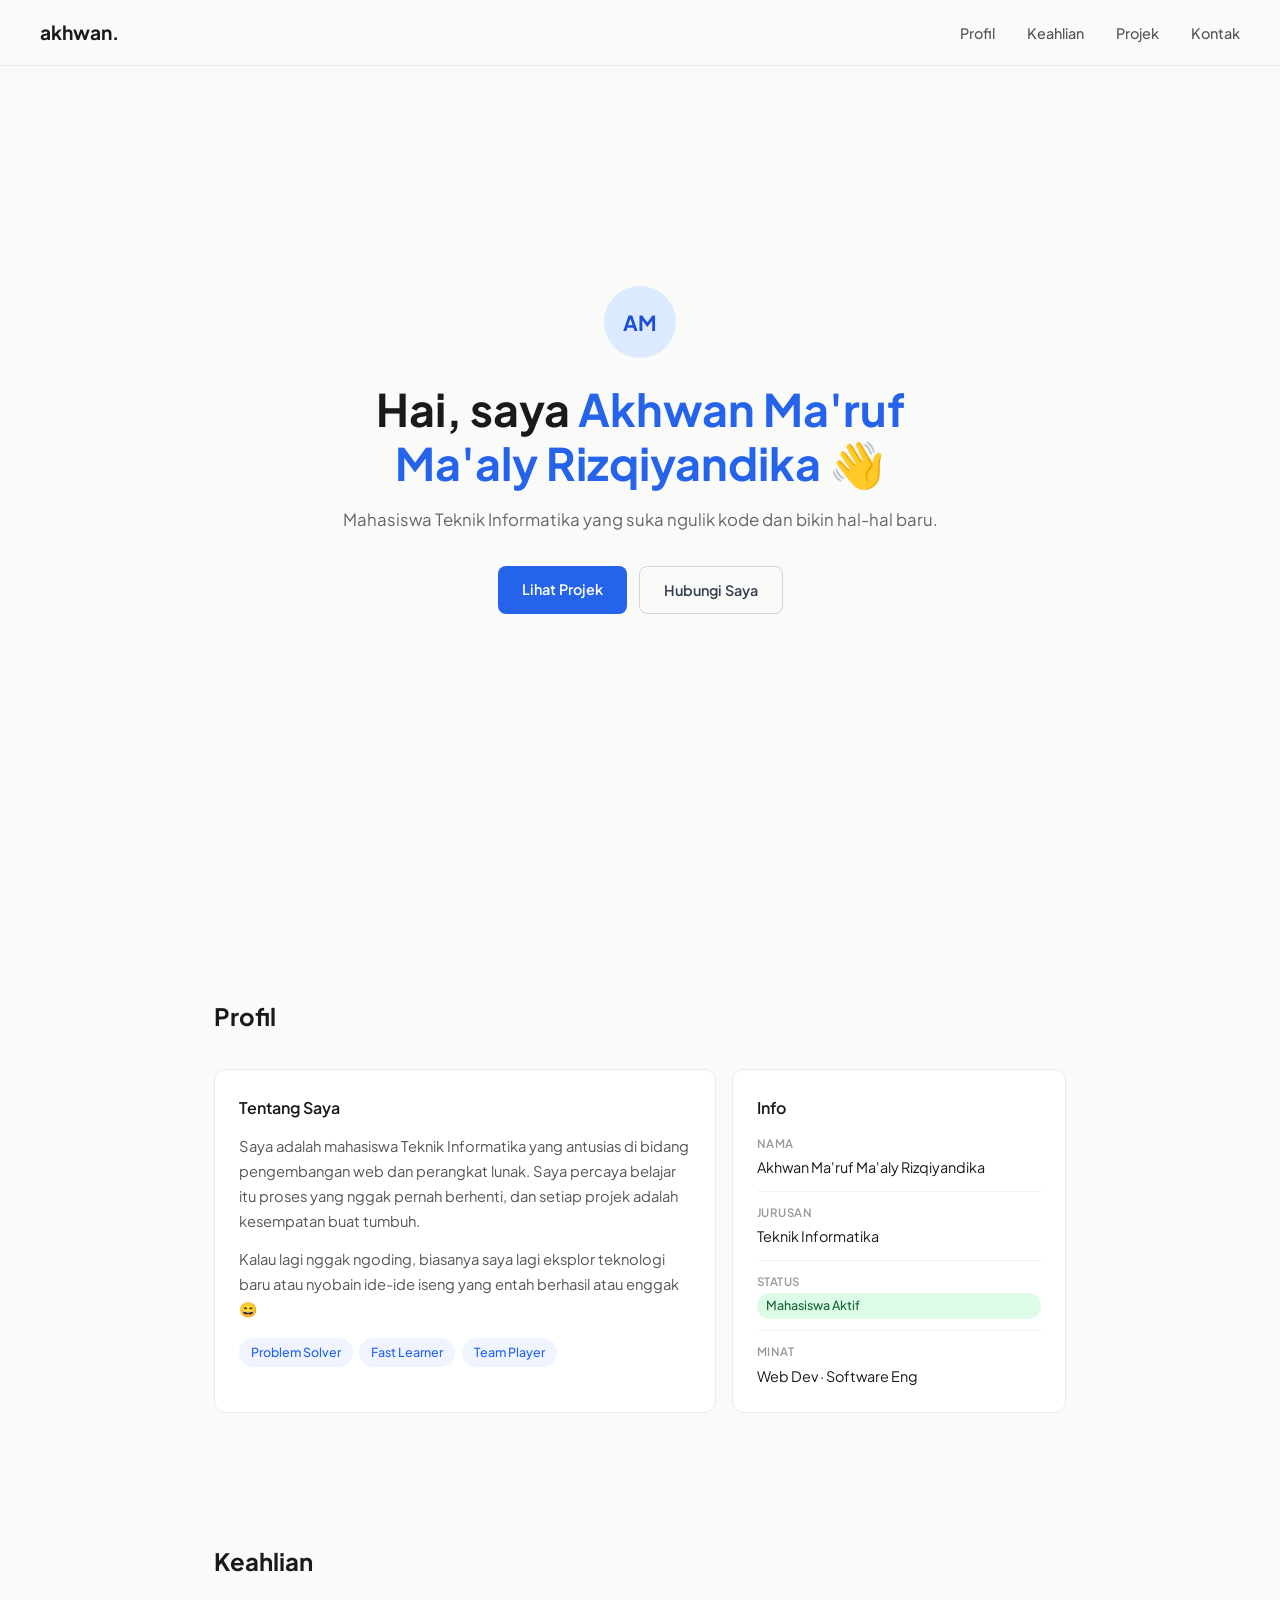
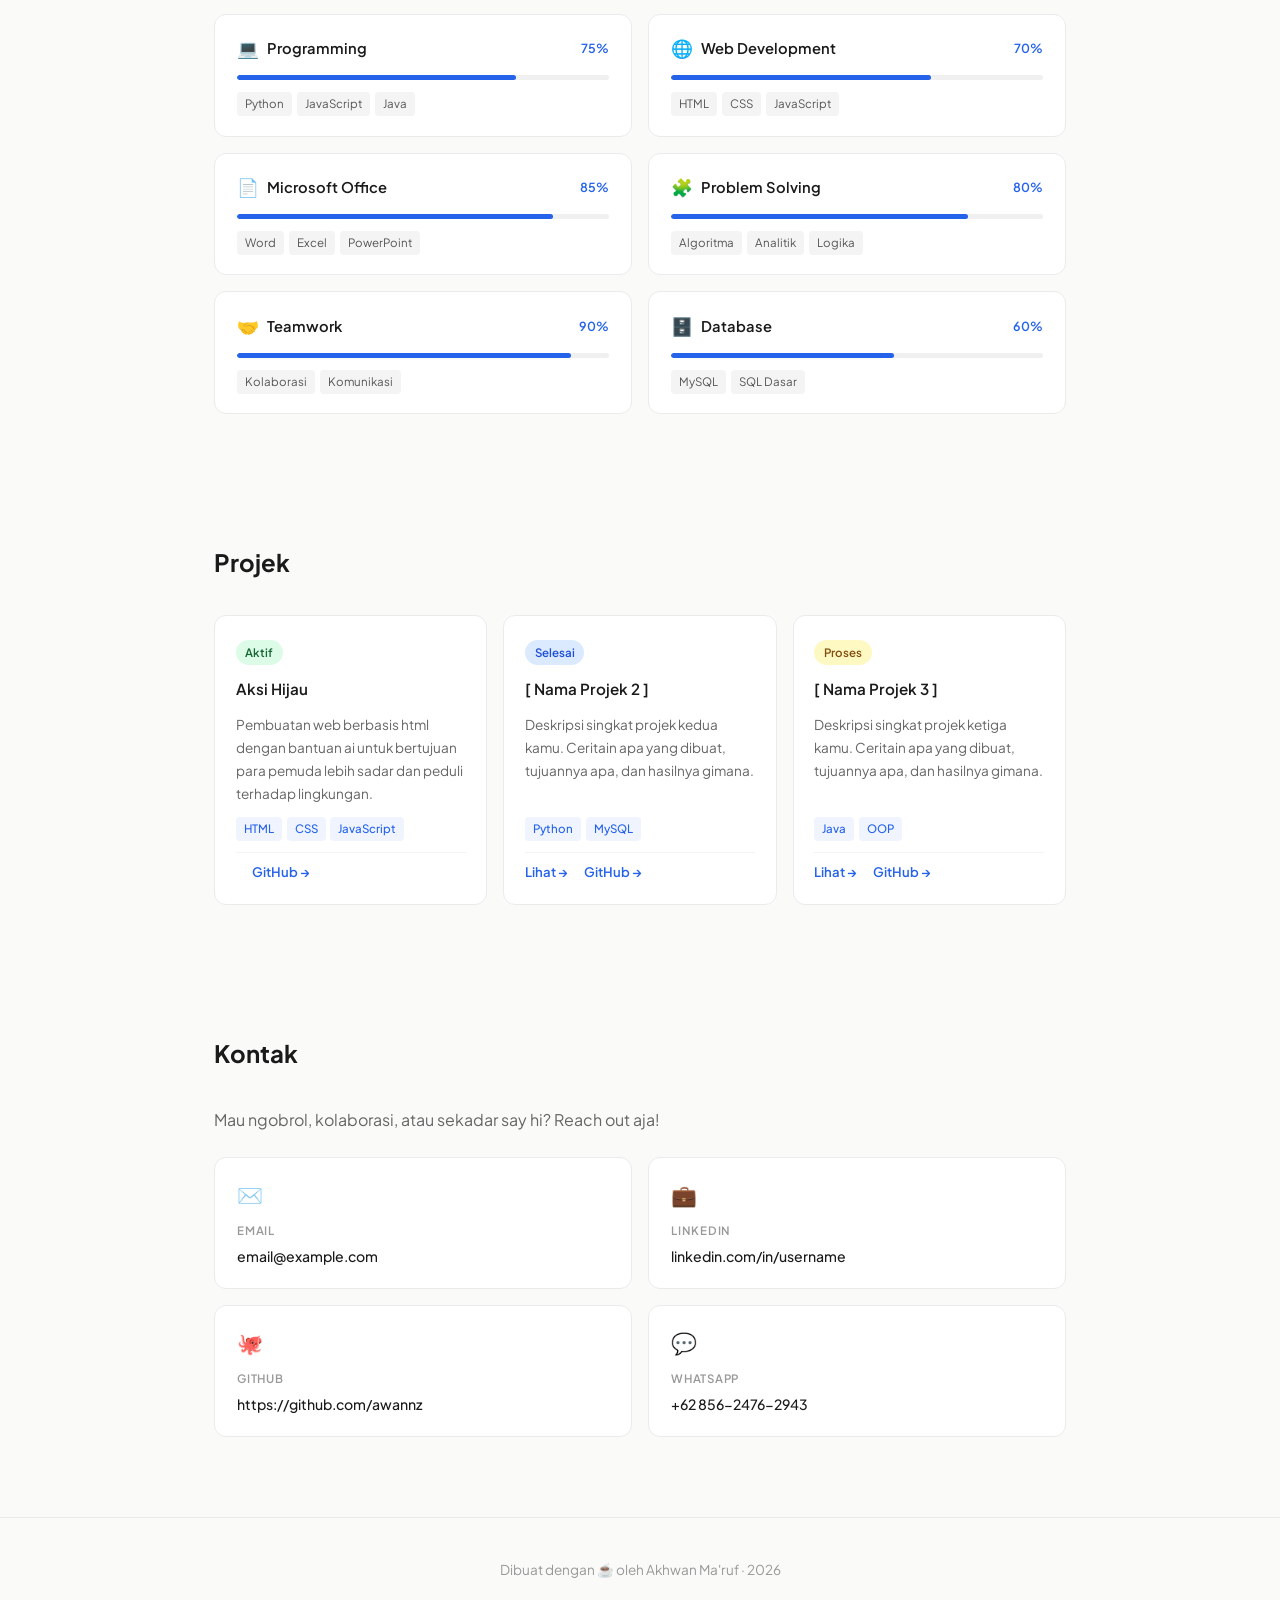
<file: index.html>
<!DOCTYPE html>
<html lang="id">
<head>
  <meta charset="UTF-8" />
  <meta name="viewport" content="width=device-width, initial-scale=1.0" />
  <title>Akhwan Ma'ruf — Portfolio</title>
  <link rel="stylesheet" href="style.css" />
  <link href="https://fonts.googleapis.com/css2?family=Plus+Jakarta+Sans:wght@400;500;600;700&display=swap" rel="stylesheet" />
</head>
<body>

  <!-- NAV -->
  <nav id="navbar">
    <div class="nav-logo">akhwan.</div>
    <ul class="nav-links">
      <li><a href="#profil">Profil</a></li>
      <li><a href="#keahlian">Keahlian</a></li>
      <li><a href="#projek">Projek</a></li>
      <li><a href="#kontak">Kontak</a></li>
    </ul>
    <button class="nav-toggle" id="navToggle" aria-label="Toggle menu">
      <span></span><span></span><span></span>
    </button>
  </nav>

  <!-- HERO -->
  <section id="hero">
    <div class="hero-inner">
      <div class="hero-avatar">AM</div>
      <h1>Hai, saya <span class="accent">Akhwan Ma'ruf Ma'aly Rizqiyandika</span> 👋</h1>
      <p class="hero-sub">Mahasiswa Teknik Informatika yang suka ngulik kode dan bikin hal-hal baru.</p>
      <div class="hero-cta">
        <a href="#projek" class="btn-fill">Lihat Projek</a>
        <a href="#kontak" class="btn-outline">Hubungi Saya</a>
      </div>
    </div>
  </section>

  <!-- PROFIL -->
  <section id="profil">
    <h2 class="section-title">Profil</h2>
    <div class="profil-grid">
      <div class="card">
        <h3>Tentang Saya</h3>
        <p>Saya adalah mahasiswa Teknik Informatika yang antusias di bidang pengembangan web dan perangkat lunak. Saya percaya belajar itu proses yang nggak pernah berhenti, dan setiap projek adalah kesempatan buat tumbuh.</p>
        <p>Kalau lagi nggak ngoding, biasanya saya lagi eksplor teknologi baru atau nyobain ide-ide iseng yang entah berhasil atau enggak 😄</p>
        <div class="tag-row">
          <span class="tag">Problem Solver</span>
          <span class="tag">Fast Learner</span>
          <span class="tag">Team Player</span>
        </div>
      </div>
      <div class="card info-card">
        <h3>Info</h3>
        <ul class="info-list">
          <li><span class="info-label">Nama</span><span>Akhwan Ma'ruf Ma'aly Rizqiyandika</span></li>
          <li><span class="info-label">Jurusan</span><span>Teknik Informatika</span></li>
          <li><span class="info-label">Status</span><span class="badge-green">Mahasiswa Aktif</span></li>
          <li><span class="info-label">Minat</span><span>Web Dev · Software Eng</span></li>
        </ul>
      </div>
    </div>
  </section>

  <!-- KEAHLIAN -->
  <section id="keahlian">
    <h2 class="section-title">Keahlian</h2>
    <div class="skills-grid">

      <div class="skill-card">
        <div class="skill-top">
          <span class="skill-emoji">💻</span>
          <span class="skill-name">Programming</span>
          <span class="skill-pct">75%</span>
        </div>
        <div class="bar-bg"><div class="bar-fill" data-w="75"></div></div>
        <div class="skill-tags"><span>Python</span><span>JavaScript</span><span>Java</span></div>
      </div>

      <div class="skill-card">
        <div class="skill-top">
          <span class="skill-emoji">🌐</span>
          <span class="skill-name">Web Development</span>
          <span class="skill-pct">70%</span>
        </div>
        <div class="bar-bg"><div class="bar-fill" data-w="70"></div></div>
        <div class="skill-tags"><span>HTML</span><span>CSS</span><span>JavaScript</span></div>
      </div>

      <div class="skill-card">
        <div class="skill-top">
          <span class="skill-emoji">📄</span>
          <span class="skill-name">Microsoft Office</span>
          <span class="skill-pct">85%</span>
        </div>
        <div class="bar-bg"><div class="bar-fill" data-w="85"></div></div>
        <div class="skill-tags"><span>Word</span><span>Excel</span><span>PowerPoint</span></div>
      </div>

      <div class="skill-card">
        <div class="skill-top">
          <span class="skill-emoji">🧩</span>
          <span class="skill-name">Problem Solving</span>
          <span class="skill-pct">80%</span>
        </div>
        <div class="bar-bg"><div class="bar-fill" data-w="80"></div></div>
        <div class="skill-tags"><span>Algoritma</span><span>Analitik</span><span>Logika</span></div>
      </div>

      <div class="skill-card">
        <div class="skill-top">
          <span class="skill-emoji">🤝</span>
          <span class="skill-name">Teamwork</span>
          <span class="skill-pct">90%</span>
        </div>
        <div class="bar-bg"><div class="bar-fill" data-w="90"></div></div>
        <div class="skill-tags"><span>Kolaborasi</span><span>Komunikasi</span></div>
      </div>

      <div class="skill-card">
        <div class="skill-top">
          <span class="skill-emoji">🗄️</span>
          <span class="skill-name">Database</span>
          <span class="skill-pct">60%</span>
        </div>
        <div class="bar-bg"><div class="bar-fill" data-w="60"></div></div>
        <div class="skill-tags"><span>MySQL</span><span>SQL Dasar</span></div>
      </div>

    </div>
  </section>

  <!-- PROJEK -->
  <section id="projek">
    <h2 class="section-title">Projek</h2>
    <div class="projek-grid">

      <div class="projek-card">
        <div class="projek-top">
          <span class="badge-status active">Aktif</span>
        </div>
        <h3>Aksi Hijau</h3>
        <p>Pembuatan web berbasis html dengan bantuan ai untuk bertujuan para pemuda lebih sadar dan peduli terhadap lingkungan.</p>
        <div class="tech-row"><span>HTML</span><span>CSS</span><span>JavaScript</span></div>
        <div class="projek-links">
          <a https://awannz.github.io/tugas-02tplp021/Lihat →</a>
          <a https://awannz.github.io/tugas-02tplp021/>GitHub →</a>
        </div>
      </div>

      <div class="projek-card">
        <div class="projek-top">
          <span class="badge-status done">Selesai</span>
        </div>
        <h3>[ Nama Projek 2 ]</h3>
        <p>Deskripsi singkat projek kedua kamu. Ceritain apa yang dibuat, tujuannya apa, dan hasilnya gimana.</p>
        <div class="tech-row"><span>Python</span><span>MySQL</span></div>
        <div class="projek-links">
          <a href="#">Lihat →</a>
          <a href="#">GitHub →</a>
        </div>
      </div>

      <div class="projek-card">
        <div class="projek-top">
          <span class="badge-status wip">Proses</span>
        </div>
        <h3>[ Nama Projek 3 ]</h3>
        <p>Deskripsi singkat projek ketiga kamu. Ceritain apa yang dibuat, tujuannya apa, dan hasilnya gimana.</p>
        <div class="tech-row"><span>Java</span><span>OOP</span></div>
        <div class="projek-links">
          <a href="#">Lihat →</a>
          <a href="#">GitHub →</a>
        </div>
      </div>

    </div>
  </section>

  <!-- KONTAK -->
  <section id="kontak">
    <h2 class="section-title">Kontak</h2>
    <p class="kontak-intro">Mau ngobrol, kolaborasi, atau sekadar say hi? Reach out aja!</p>
    <div class="kontak-grid">
      <a href="mailto:email@example.com" class="kontak-card">
        <span class="kontak-emoji">✉️</span>
        <span class="kontak-label">Email</span>
        <span class="kontak-val">email@example.com</span>
      </a>
      <a href="https://linkedin.com/in/username" target="_blank" class="kontak-card">
        <span class="kontak-emoji">💼</span>
        <span class="kontak-label">LinkedIn</span>
        <span class="kontak-val">linkedin.com/in/username</span>
      </a>
      <a href="https://github.com/username" target="_blank" class="kontak-card">
        <span class="kontak-emoji">🐙</span>
        <span class="kontak-label">GitHub</span>
        <span class="kontak-val">https://github.com/awannz</span>
      </a>
      <a href="https://wa.me/6281234567890" target="_blank" class="kontak-card">
        <span class="kontak-emoji">💬</span>
        <span class="kontak-label">WhatsApp</span>
        <span class="kontak-val">+62 856-2476-2943</span>
      </a>
    </div>
  </section>

  <!-- FOOTER -->
  <footer>
    <p>Dibuat dengan ☕ oleh Akhwan Ma'ruf · 2026</p>
  </footer>

  <script src="script.js"></script>
</body>
</html>
</file>
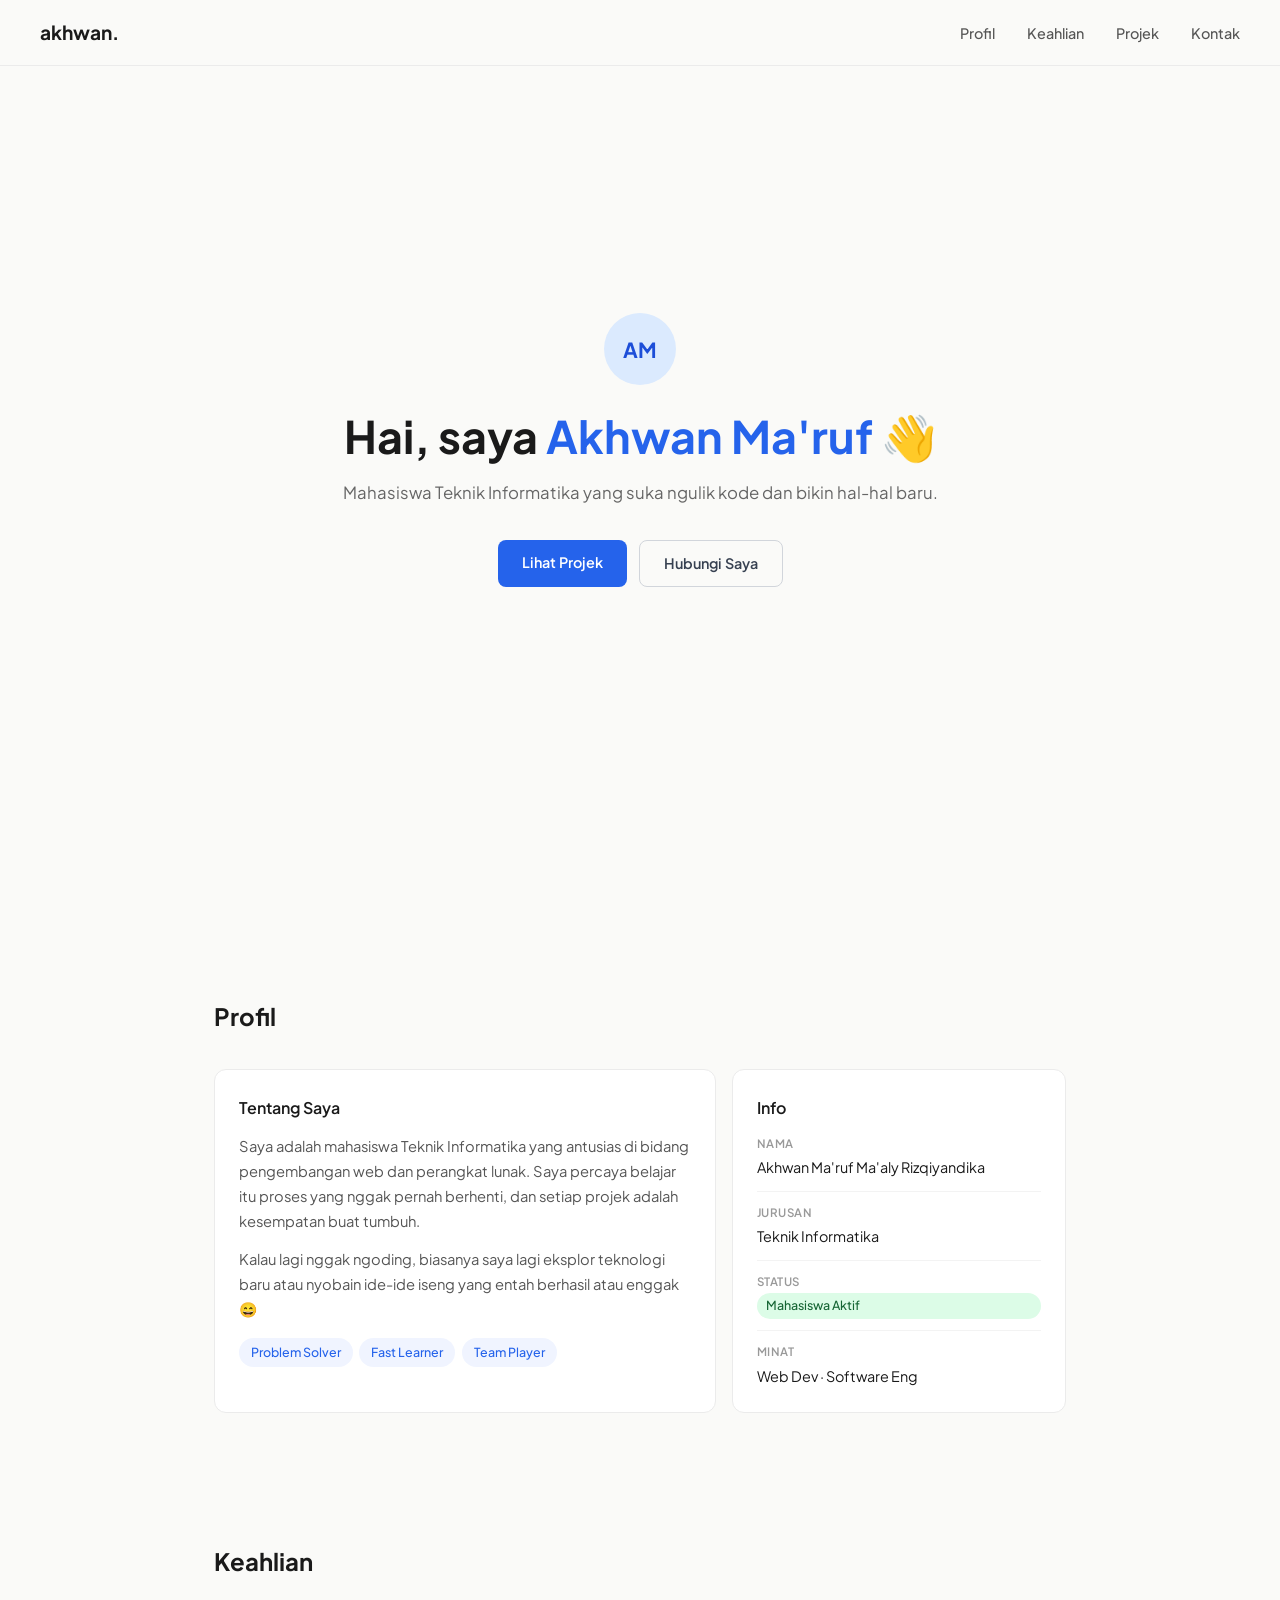
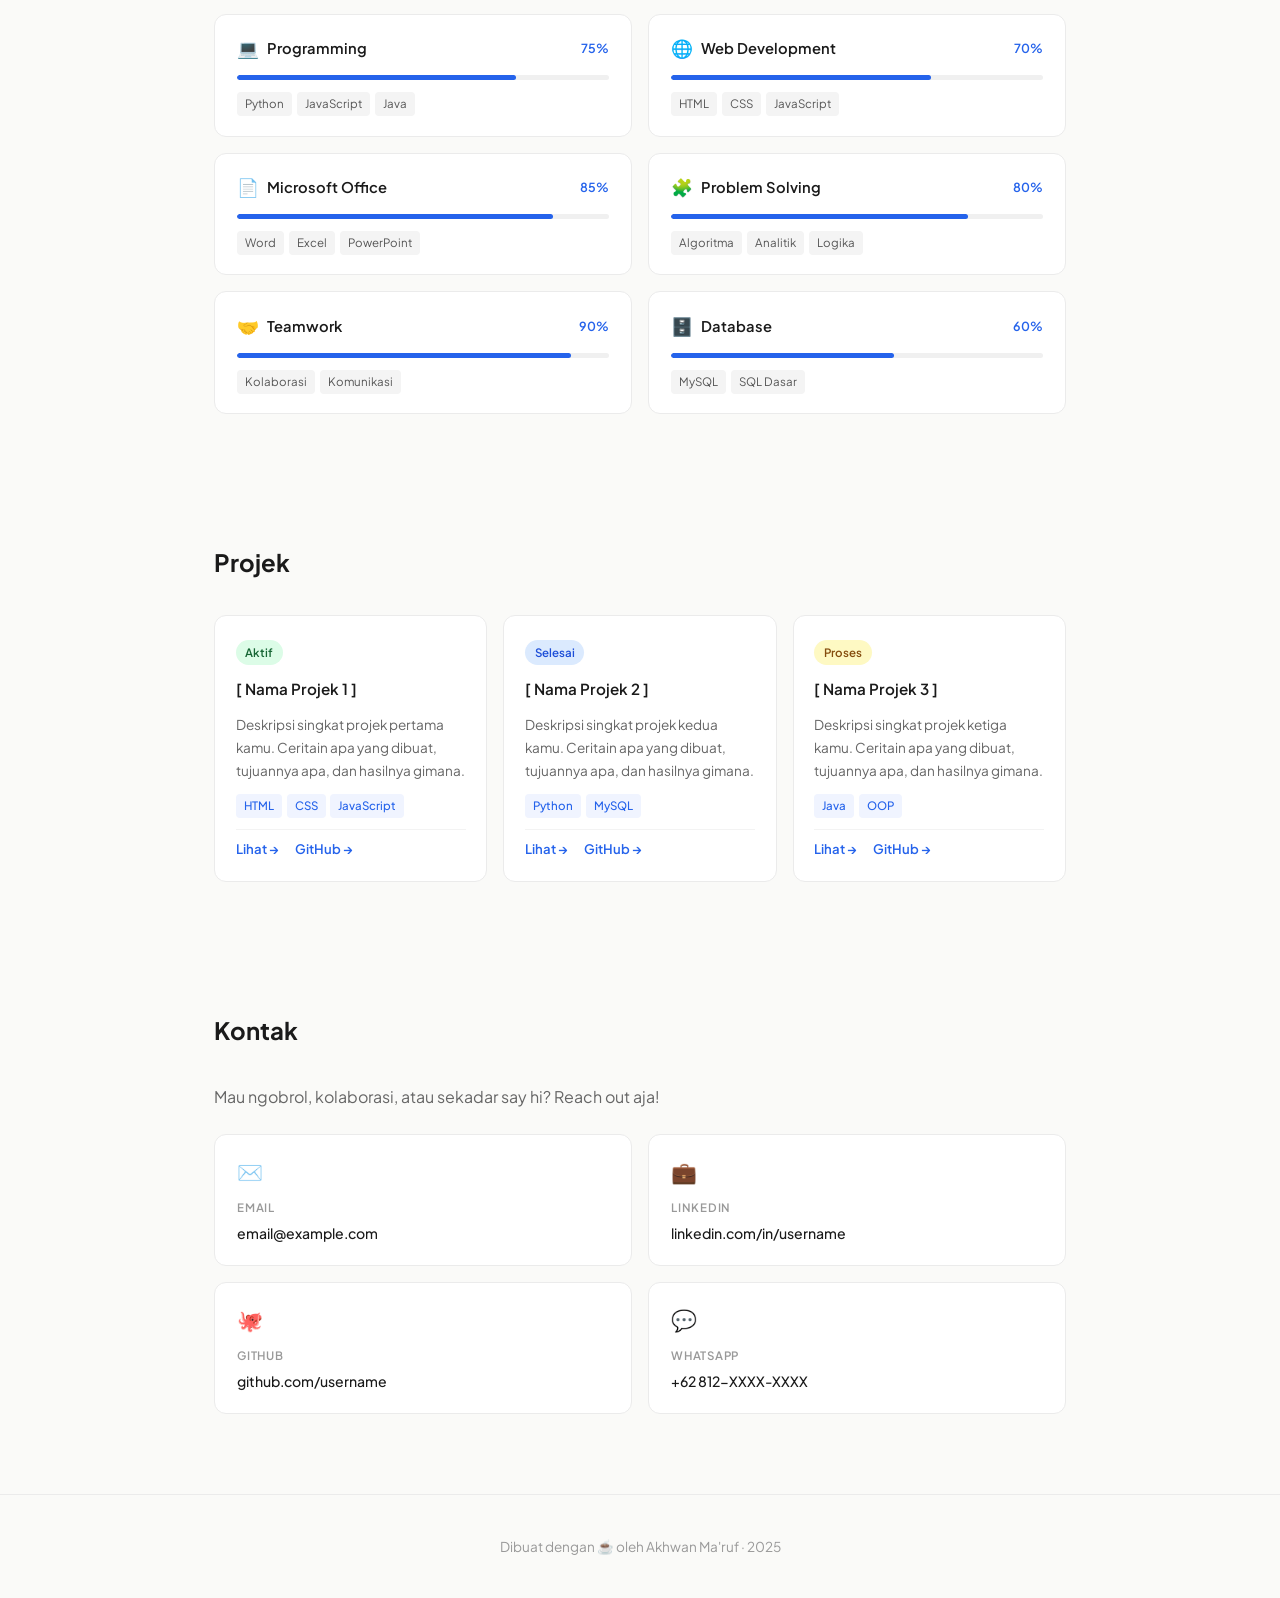
<file: index[2].html>
<!DOCTYPE html>
<html lang="id">
<head>
  <meta charset="UTF-8" />
  <meta name="viewport" content="width=device-width, initial-scale=1.0" />
  <title>Akhwan Ma'ruf — Portfolio</title>
  <link rel="stylesheet" href="style.css" />
  <link href="https://fonts.googleapis.com/css2?family=Plus+Jakarta+Sans:wght@400;500;600;700&display=swap" rel="stylesheet" />
</head>
<body>

  <!-- NAV -->
  <nav id="navbar">
    <div class="nav-logo">akhwan.</div>
    <ul class="nav-links">
      <li><a href="#profil">Profil</a></li>
      <li><a href="#keahlian">Keahlian</a></li>
      <li><a href="#projek">Projek</a></li>
      <li><a href="#kontak">Kontak</a></li>
    </ul>
    <button class="nav-toggle" id="navToggle" aria-label="Toggle menu">
      <span></span><span></span><span></span>
    </button>
  </nav>

  <!-- HERO -->
  <section id="hero">
    <div class="hero-inner">
      <div class="hero-avatar">AM</div>
      <h1>Hai, saya <span class="accent">Akhwan Ma'ruf</span> 👋</h1>
      <p class="hero-sub">Mahasiswa Teknik Informatika yang suka ngulik kode dan bikin hal-hal baru.</p>
      <div class="hero-cta">
        <a href="#projek" class="btn-fill">Lihat Projek</a>
        <a href="#kontak" class="btn-outline">Hubungi Saya</a>
      </div>
    </div>
  </section>

  <!-- PROFIL -->
  <section id="profil">
    <h2 class="section-title">Profil</h2>
    <div class="profil-grid">
      <div class="card">
        <h3>Tentang Saya</h3>
        <p>Saya adalah mahasiswa Teknik Informatika yang antusias di bidang pengembangan web dan perangkat lunak. Saya percaya belajar itu proses yang nggak pernah berhenti, dan setiap projek adalah kesempatan buat tumbuh.</p>
        <p>Kalau lagi nggak ngoding, biasanya saya lagi eksplor teknologi baru atau nyobain ide-ide iseng yang entah berhasil atau enggak 😄</p>
        <div class="tag-row">
          <span class="tag">Problem Solver</span>
          <span class="tag">Fast Learner</span>
          <span class="tag">Team Player</span>
        </div>
      </div>
      <div class="card info-card">
        <h3>Info</h3>
        <ul class="info-list">
          <li><span class="info-label">Nama</span><span>Akhwan Ma'ruf Ma'aly Rizqiyandika</span></li>
          <li><span class="info-label">Jurusan</span><span>Teknik Informatika</span></li>
          <li><span class="info-label">Status</span><span class="badge-green">Mahasiswa Aktif</span></li>
          <li><span class="info-label">Minat</span><span>Web Dev · Software Eng</span></li>
        </ul>
      </div>
    </div>
  </section>

  <!-- KEAHLIAN -->
  <section id="keahlian">
    <h2 class="section-title">Keahlian</h2>
    <div class="skills-grid">

      <div class="skill-card">
        <div class="skill-top">
          <span class="skill-emoji">💻</span>
          <span class="skill-name">Programming</span>
          <span class="skill-pct">75%</span>
        </div>
        <div class="bar-bg"><div class="bar-fill" data-w="75"></div></div>
        <div class="skill-tags"><span>Python</span><span>JavaScript</span><span>Java</span></div>
      </div>

      <div class="skill-card">
        <div class="skill-top">
          <span class="skill-emoji">🌐</span>
          <span class="skill-name">Web Development</span>
          <span class="skill-pct">70%</span>
        </div>
        <div class="bar-bg"><div class="bar-fill" data-w="70"></div></div>
        <div class="skill-tags"><span>HTML</span><span>CSS</span><span>JavaScript</span></div>
      </div>

      <div class="skill-card">
        <div class="skill-top">
          <span class="skill-emoji">📄</span>
          <span class="skill-name">Microsoft Office</span>
          <span class="skill-pct">85%</span>
        </div>
        <div class="bar-bg"><div class="bar-fill" data-w="85"></div></div>
        <div class="skill-tags"><span>Word</span><span>Excel</span><span>PowerPoint</span></div>
      </div>

      <div class="skill-card">
        <div class="skill-top">
          <span class="skill-emoji">🧩</span>
          <span class="skill-name">Problem Solving</span>
          <span class="skill-pct">80%</span>
        </div>
        <div class="bar-bg"><div class="bar-fill" data-w="80"></div></div>
        <div class="skill-tags"><span>Algoritma</span><span>Analitik</span><span>Logika</span></div>
      </div>

      <div class="skill-card">
        <div class="skill-top">
          <span class="skill-emoji">🤝</span>
          <span class="skill-name">Teamwork</span>
          <span class="skill-pct">90%</span>
        </div>
        <div class="bar-bg"><div class="bar-fill" data-w="90"></div></div>
        <div class="skill-tags"><span>Kolaborasi</span><span>Komunikasi</span></div>
      </div>

      <div class="skill-card">
        <div class="skill-top">
          <span class="skill-emoji">🗄️</span>
          <span class="skill-name">Database</span>
          <span class="skill-pct">60%</span>
        </div>
        <div class="bar-bg"><div class="bar-fill" data-w="60"></div></div>
        <div class="skill-tags"><span>MySQL</span><span>SQL Dasar</span></div>
      </div>

    </div>
  </section>

  <!-- PROJEK -->
  <section id="projek">
    <h2 class="section-title">Projek</h2>
    <div class="projek-grid">

      <div class="projek-card">
        <div class="projek-top">
          <span class="badge-status active">Aktif</span>
        </div>
        <h3>[ Nama Projek 1 ]</h3>
        <p>Deskripsi singkat projek pertama kamu. Ceritain apa yang dibuat, tujuannya apa, dan hasilnya gimana.</p>
        <div class="tech-row"><span>HTML</span><span>CSS</span><span>JavaScript</span></div>
        <div class="projek-links">
          <a href="#">Lihat →</a>
          <a href="#">GitHub →</a>
        </div>
      </div>

      <div class="projek-card">
        <div class="projek-top">
          <span class="badge-status done">Selesai</span>
        </div>
        <h3>[ Nama Projek 2 ]</h3>
        <p>Deskripsi singkat projek kedua kamu. Ceritain apa yang dibuat, tujuannya apa, dan hasilnya gimana.</p>
        <div class="tech-row"><span>Python</span><span>MySQL</span></div>
        <div class="projek-links">
          <a href="#">Lihat →</a>
          <a href="#">GitHub →</a>
        </div>
      </div>

      <div class="projek-card">
        <div class="projek-top">
          <span class="badge-status wip">Proses</span>
        </div>
        <h3>[ Nama Projek 3 ]</h3>
        <p>Deskripsi singkat projek ketiga kamu. Ceritain apa yang dibuat, tujuannya apa, dan hasilnya gimana.</p>
        <div class="tech-row"><span>Java</span><span>OOP</span></div>
        <div class="projek-links">
          <a href="#">Lihat →</a>
          <a href="#">GitHub →</a>
        </div>
      </div>

    </div>
  </section>

  <!-- KONTAK -->
  <section id="kontak">
    <h2 class="section-title">Kontak</h2>
    <p class="kontak-intro">Mau ngobrol, kolaborasi, atau sekadar say hi? Reach out aja!</p>
    <div class="kontak-grid">
      <a href="mailto:email@example.com" class="kontak-card">
        <span class="kontak-emoji">✉️</span>
        <span class="kontak-label">Email</span>
        <span class="kontak-val">email@example.com</span>
      </a>
      <a href="https://linkedin.com/in/username" target="_blank" class="kontak-card">
        <span class="kontak-emoji">💼</span>
        <span class="kontak-label">LinkedIn</span>
        <span class="kontak-val">linkedin.com/in/username</span>
      </a>
      <a href="https://github.com/username" target="_blank" class="kontak-card">
        <span class="kontak-emoji">🐙</span>
        <span class="kontak-label">GitHub</span>
        <span class="kontak-val">github.com/username</span>
      </a>
      <a href="https://wa.me/6281234567890" target="_blank" class="kontak-card">
        <span class="kontak-emoji">💬</span>
        <span class="kontak-label">WhatsApp</span>
        <span class="kontak-val">+62 812-XXXX-XXXX</span>
      </a>
    </div>
  </section>

  <!-- FOOTER -->
  <footer>
    <p>Dibuat dengan ☕ oleh Akhwan Ma'ruf · 2025</p>
  </footer>

  <script src="script.js"></script>
</body>
</html>
</file>
<file: style.css>
/* === RESET & BASE === */
*, *::before, *::after { box-sizing: border-box; margin: 0; padding: 0; }
html { scroll-behavior: smooth; }

body {
  font-family: 'Plus Jakarta Sans', sans-serif;
  background: #fafaf8;
  color: #1a1a1a;
  font-size: 16px;
  line-height: 1.7;
}

a { text-decoration: none; color: inherit; }

/* === NAVBAR === */
#navbar {
  position: fixed;
  top: 0; left: 0; right: 0;
  z-index: 100;
  display: flex;
  align-items: center;
  justify-content: space-between;
  padding: 1rem 2.5rem;
  background: rgba(250, 250, 248, 0.9);
  backdrop-filter: blur(10px);
  border-bottom: 1px solid #ebebeb;
}

.nav-logo {
  font-size: 1.2rem;
  font-weight: 700;
  color: #1a1a1a;
}

.nav-links {
  list-style: none;
  display: flex;
  gap: 2rem;
}

.nav-links a {
  font-size: 0.9rem;
  font-weight: 500;
  color: #555;
  transition: color 0.2s;
}

.nav-links a:hover { color: #2563eb; }

.nav-toggle {
  display: none;
  flex-direction: column;
  gap: 5px;
  background: none;
  border: none;
  cursor: pointer;
  padding: 4px;
}

.nav-toggle span {
  display: block;
  width: 22px; height: 2px;
  background: #1a1a1a;
  border-radius: 2px;
  transition: all 0.3s;
}

/* === SECTIONS === */
section {
  max-width: 900px;
  margin: 0 auto;
  padding: 6rem 1.5rem 2rem;
}

.section-title {
  font-size: 1.5rem;
  font-weight: 700;
  margin-bottom: 2rem;
  color: #1a1a1a;
}

/* === HERO === */
#hero {
  min-height: 100vh;
  max-width: 100%;
  display: flex;
  align-items: center;
  justify-content: center;
  padding: 0 1.5rem;
  text-align: center;
}

.hero-inner { max-width: 600px; }

.hero-avatar {
  width: 72px; height: 72px;
  border-radius: 50%;
  background: #dbeafe;
  color: #1d4ed8;
  font-size: 1.3rem;
  font-weight: 700;
  display: flex;
  align-items: center;
  justify-content: center;
  margin: 0 auto 1.5rem;
}

#hero h1 {
  font-size: clamp(1.8rem, 5vw, 2.8rem);
  font-weight: 700;
  line-height: 1.2;
  margin-bottom: 1rem;
  color: #1a1a1a;
}

.accent { color: #2563eb; }

.hero-sub {
  font-size: 1.05rem;
  color: #666;
  margin-bottom: 2rem;
}

.hero-cta {
  display: flex;
  gap: 0.75rem;
  justify-content: center;
  flex-wrap: wrap;
}

.btn-fill {
  display: inline-block;
  padding: 0.65rem 1.5rem;
  background: #2563eb;
  color: #fff;
  border-radius: 8px;
  font-weight: 600;
  font-size: 0.9rem;
  transition: background 0.2s;
}
.btn-fill:hover { background: #1d4ed8; }

.btn-outline {
  display: inline-block;
  padding: 0.65rem 1.5rem;
  border: 1.5px solid #d1d5db;
  color: #374151;
  border-radius: 8px;
  font-weight: 600;
  font-size: 0.9rem;
  transition: border-color 0.2s, color 0.2s;
}
.btn-outline:hover { border-color: #2563eb; color: #2563eb; }

/* === CARDS === */
.card {
  background: #fff;
  border: 1px solid #ebebeb;
  border-radius: 12px;
  padding: 1.5rem;
}

.card h3 {
  font-size: 1rem;
  font-weight: 600;
  margin-bottom: 0.8rem;
  color: #1a1a1a;
}

.card p {
  font-size: 0.92rem;
  color: #555;
  margin-bottom: 0.8rem;
}

/* === PROFIL === */
.profil-grid {
  display: grid;
  grid-template-columns: 1.5fr 1fr;
  gap: 1rem;
}

.tag-row { display: flex; flex-wrap: wrap; gap: 0.4rem; margin-top: 1rem; }

.tag {
  display: inline-block;
  padding: 0.25rem 0.75rem;
  background: #f0f4ff;
  color: #2563eb;
  border-radius: 20px;
  font-size: 0.78rem;
  font-weight: 500;
}

.info-list {
  list-style: none;
  display: flex;
  flex-direction: column;
  gap: 0.7rem;
}

.info-list li {
  display: flex;
  flex-direction: column;
  gap: 0.1rem;
  font-size: 0.9rem;
  padding-bottom: 0.7rem;
  border-bottom: 1px solid #f3f3f3;
}

.info-list li:last-child { border-bottom: none; padding-bottom: 0; }

.info-label {
  font-size: 0.72rem;
  font-weight: 600;
  text-transform: uppercase;
  letter-spacing: 0.05em;
  color: #999;
}

.badge-green {
  display: inline-block;
  padding: 0.15rem 0.6rem;
  background: #dcfce7;
  color: #166534;
  border-radius: 20px;
  font-size: 0.78rem;
  font-weight: 500;
}

/* === KEAHLIAN === */
.skills-grid {
  display: grid;
  grid-template-columns: repeat(2, 1fr);
  gap: 1rem;
}

.skill-card {
  background: #fff;
  border: 1px solid #ebebeb;
  border-radius: 12px;
  padding: 1.2rem 1.4rem;
  opacity: 0;
  transform: translateY(12px);
  transition: opacity 0.4s, transform 0.4s, border-color 0.2s;
}

.skill-card.visible { opacity: 1; transform: translateY(0); }
.skill-card:hover { border-color: #bfdbfe; }

.skill-top {
  display: flex;
  align-items: center;
  gap: 0.5rem;
  margin-bottom: 0.7rem;
}

.skill-emoji { font-size: 1.1rem; }

.skill-name {
  flex: 1;
  font-size: 0.92rem;
  font-weight: 600;
  color: #1a1a1a;
}

.skill-pct {
  font-size: 0.78rem;
  font-weight: 600;
  color: #2563eb;
}

.bar-bg {
  width: 100%;
  height: 5px;
  background: #f0f0f0;
  border-radius: 99px;
  overflow: hidden;
  margin-bottom: 0.75rem;
}

.bar-fill {
  height: 100%;
  width: 0;
  background: #2563eb;
  border-radius: 99px;
  transition: width 1s cubic-bezier(0.25, 0.46, 0.45, 0.94);
}

.skill-tags { display: flex; flex-wrap: wrap; gap: 0.3rem; }
.skill-tags span {
  font-size: 0.72rem;
  padding: 0.15rem 0.5rem;
  background: #f4f4f4;
  color: #555;
  border-radius: 4px;
}

/* === PROJEK === */
.projek-grid {
  display: grid;
  grid-template-columns: repeat(3, 1fr);
  gap: 1rem;
}

.projek-card {
  background: #fff;
  border: 1px solid #ebebeb;
  border-radius: 12px;
  padding: 1.3rem;
  display: flex;
  flex-direction: column;
  gap: 0.7rem;
  opacity: 0;
  transform: translateY(12px);
  transition: opacity 0.4s, transform 0.4s, border-color 0.2s;
}

.projek-card.visible { opacity: 1; transform: translateY(0); }
.projek-card:hover { border-color: #bfdbfe; }

.projek-card h3 {
  font-size: 0.95rem;
  font-weight: 600;
  color: #1a1a1a;
}

.projek-card p {
  font-size: 0.85rem;
  color: #666;
  flex: 1;
}

.badge-status {
  display: inline-block;
  padding: 0.15rem 0.6rem;
  border-radius: 20px;
  font-size: 0.72rem;
  font-weight: 600;
}
.badge-status.active { background: #dcfce7; color: #166534; }
.badge-status.done   { background: #dbeafe; color: #1d4ed8; }
.badge-status.wip    { background: #fef9c3; color: #854d0e; }

.tech-row { display: flex; flex-wrap: wrap; gap: 0.3rem; }
.tech-row span {
  font-size: 0.72rem;
  padding: 0.15rem 0.5rem;
  background: #f0f4ff;
  color: #2563eb;
  border-radius: 4px;
  font-weight: 500;
}

.projek-links {
  display: flex;
  gap: 1rem;
  padding-top: 0.5rem;
  border-top: 1px solid #f3f3f3;
}

.projek-links a {
  font-size: 0.82rem;
  font-weight: 600;
  color: #2563eb;
  transition: opacity 0.2s;
}
.projek-links a:hover { opacity: 0.7; }

/* === KONTAK === */
.kontak-intro {
  color: #666;
  margin-bottom: 1.5rem;
}

.kontak-grid {
  display: grid;
  grid-template-columns: repeat(2, 1fr);
  gap: 1rem;
}

.kontak-card {
  display: flex;
  flex-direction: column;
  gap: 0.3rem;
  background: #fff;
  border: 1px solid #ebebeb;
  border-radius: 12px;
  padding: 1.2rem 1.4rem;
  transition: border-color 0.2s, transform 0.2s;
  cursor: pointer;
}

.kontak-card:hover {
  border-color: #bfdbfe;
  transform: translateY(-2px);
}

.kontak-emoji { font-size: 1.3rem; margin-bottom: 0.2rem; }
.kontak-label {
  font-size: 0.72rem;
  font-weight: 600;
  text-transform: uppercase;
  letter-spacing: 0.06em;
  color: #999;
}
.kontak-val {
  font-size: 0.88rem;
  color: #1a1a1a;
  font-weight: 500;
}

/* === FOOTER === */
footer {
  text-align: center;
  padding: 2.5rem 1.5rem;
  color: #999;
  font-size: 0.85rem;
  border-top: 1px solid #ebebeb;
  margin-top: 3rem;
}

/* === RESPONSIVE === */
@media (max-width: 768px) {
  #navbar { padding: 0.9rem 1.25rem; }
  .nav-links {
    display: none;
    position: absolute;
    top: 100%; left: 0; right: 0;
    background: #fafaf8;
    flex-direction: column;
    padding: 1.2rem 1.5rem;
    gap: 1rem;
    border-bottom: 1px solid #ebebeb;
  }
  .nav-links.open { display: flex; }
  .nav-toggle { display: flex; }
  .profil-grid { grid-template-columns: 1fr; }
  .projek-grid { grid-template-columns: 1fr; }
  .kontak-grid { grid-template-columns: 1fr; }
  .skills-grid { grid-template-columns: 1fr; }
  section { padding: 5rem 1.2rem 1.5rem; }
}
</file>
